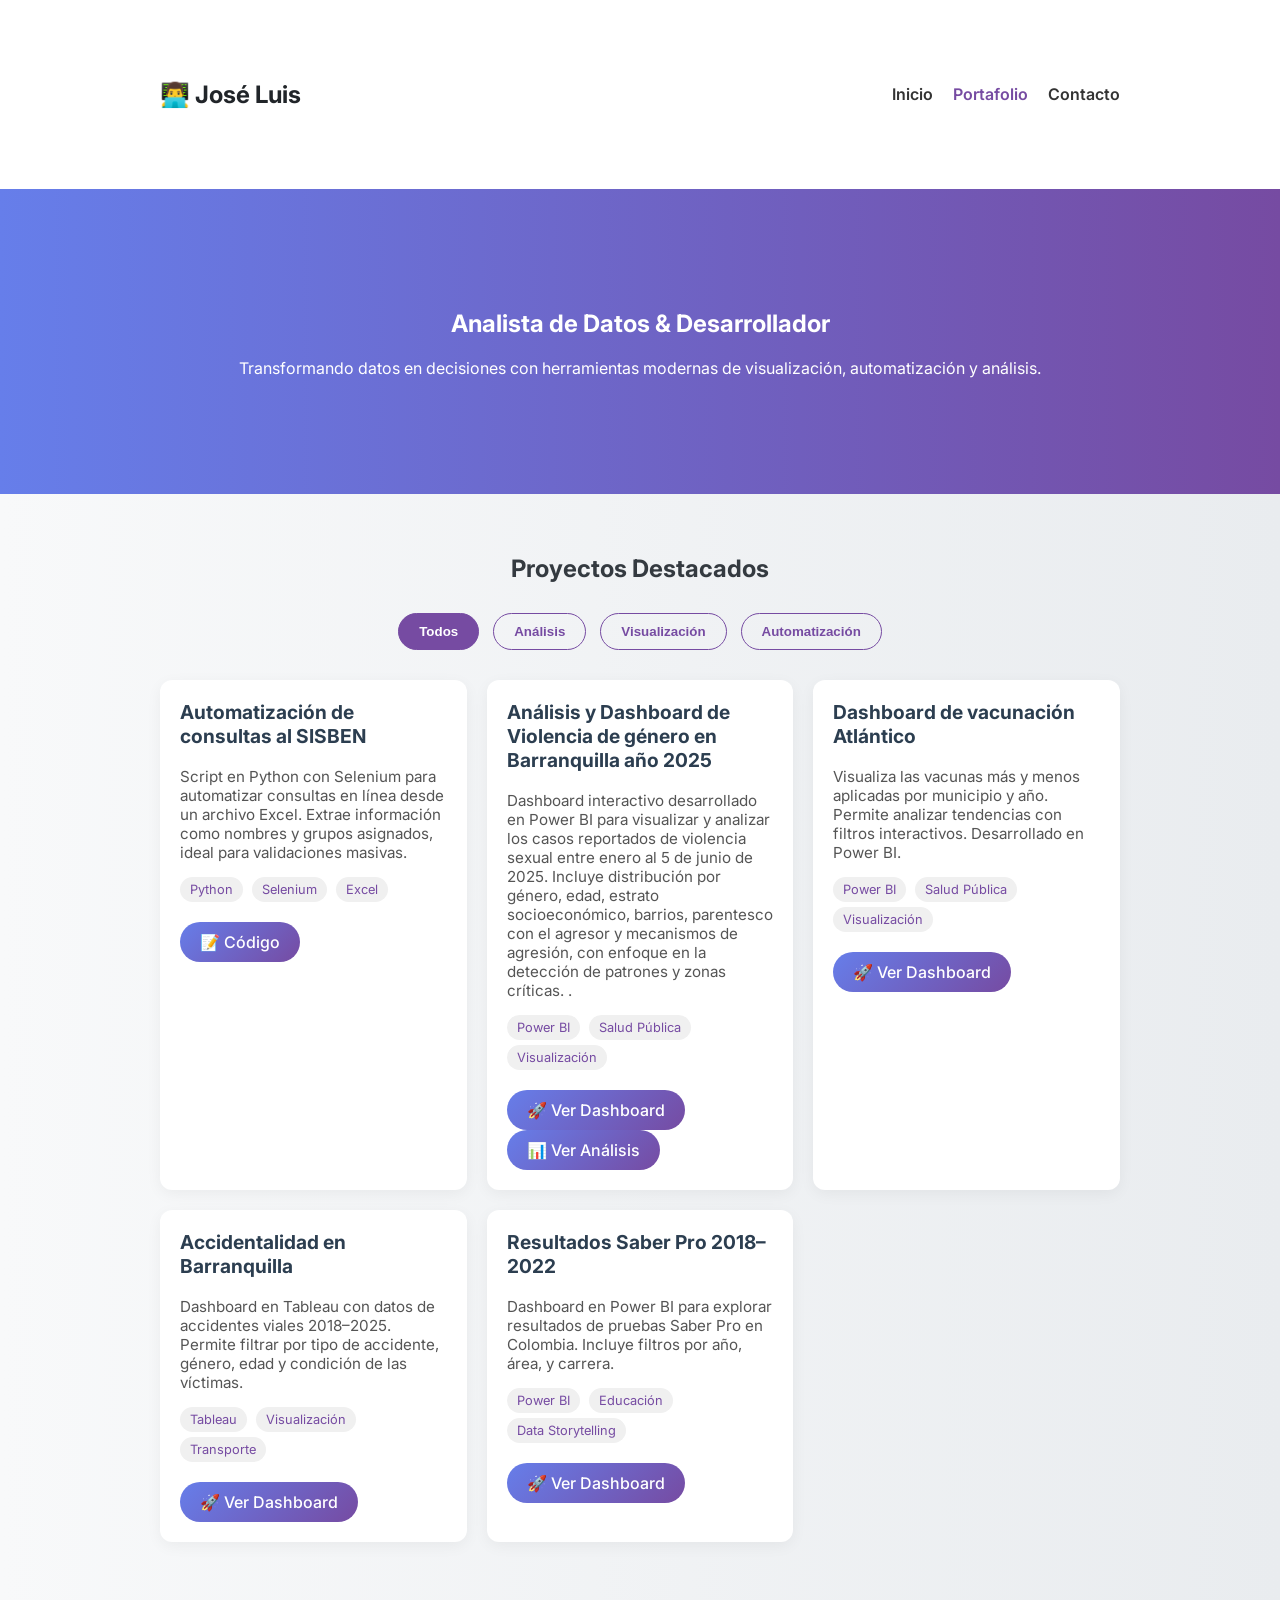
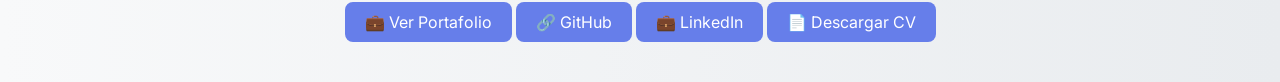
<file: index.html>
<!DOCTYPE html>
<html lang="es">
<head>
  <meta charset="UTF-8" />
  <meta name="viewport" content="width=device-width, initial-scale=1.0" />
  <title>José Luis Bejarano | Portafolio</title>
  <link href="https://fonts.googleapis.com/css2?family=Inter:wght@400;600;700&display=swap" rel="stylesheet">
  <link rel="stylesheet" href="assets/styles.css">
</head>
<body>
  <!-- Navegación -->
  <nav class="navbar">
    <div class="container">
      <h1 class="logo">👨‍💻 José Luis</h1>
      <ul class="nav-links">
        <li><a href="index.html">Inicio</a></li>
        <li><a href="portafolio.html" class="active">Portafolio</a></li>
        <li><a href="#contacto">Contacto</a></li>
      </ul>
    </div>
  </nav>

  <!-- Hero -->
  <header class="hero">
    <div class="container">
      <h2>Analista de Datos & Desarrollador</h2>
      <p>Transformando datos en decisiones con herramientas modernas de visualización, automatización y análisis.</p>
    </div>
  </header>

  <!-- Proyectos -->
  <section class="projects container">
    <h2 class="section-title">Proyectos Destacados</h2>
    <div class="filters">
      <button data-filter="all" class="active">Todos</button>
      <button data-filter="data-analysis">Análisis</button>
      <button data-filter="visualization">Visualización</button>
      <button data-filter="automation">Automatización</button>
    </div>
    
    
 

   <div class="project-grid">
  <!-- Proyecto: SISBEN Automation -->
  <div class="project-card" data-category="automation">
    <h3>Automatización de consultas al SISBEN</h3>
    <p>Script en Python con Selenium para automatizar consultas en línea desde un archivo Excel. Extrae información como nombres y grupos asignados, ideal para validaciones masivas.</p>
    <div class="tags">
      <span>Python</span>
      <span>Selenium</span>
      <span>Excel</span>
    </div>
    <div class="actions">
      <a href="https://github.com/jlbejaranov/scrapping" target="_blank">📝 Código</a>
    </div>
  </div>
  
  <!-- Proyecto: Violencia de género -->
  <div class="project-card" data-category="data-analysis">
    <h3>Análisis y Dashboard de Violencia de género en Barranquilla año 2025</h3>
    <p>Dashboard interactivo desarrollado en Power BI para visualizar y analizar los casos reportados de violencia sexual entre enero al 5 de junio de 2025. 
    Incluye distribución por género, edad, estrato socioeconómico, barrios, parentesco con el agresor y mecanismos de agresión, con enfoque en la detección de patrones y zonas críticas.

.</p>
    <div class="tags">
      <span>Power BI</span>
      <span>Salud Pública</span>
      <span>Visualización</span>
    </div>
    <div class="actions">
      <a href="https://app.powerbi.com/view?r=eyJrIjoiMDMyZjg4OTQtZWEwYy00ZDhmLWI3M2QtODZhNGJiZGNlY2ExIiwidCI6ImZjMDA1NDdhLTI0YmItNGU0Zi05ZDYxLTczZmNhNWViOWRmMyIsImMiOjR9&pageName=55cc8d5f2c81238d6d03" target="_blank">🚀 Ver Dashboard</a>
      <br>
      <a href="https://github.com/jlbejaranov/analisis-violencia-de-genero/blob/main/README.md" target="_blank">📊 Ver Análisis</a>

    </div>
  </div>

  <!-- Proyecto: Cobertura de Vacunación -->
  <div class="project-card" data-category="data-analysis">
    <h3>Dashboard de vacunación Atlántico</h3>
    <p>Visualiza las vacunas más y menos aplicadas por municipio y año. Permite analizar tendencias con filtros interactivos. Desarrollado en Power BI.</p>
    <div class="tags">
      <span>Power BI</span>
      <span>Salud Pública</span>
      <span>Visualización</span>
    </div>
    <div class="actions">
      <a href="https://app.powerbi.com/view?r=eyJrIjoiMmYyYWJmNmYtMmRmMi00Zjc4LWE3YjQtYjEwOWJlNTc4ZGEyIiwidCI6ImZjMDA1NDdhLTI0YmItNGU0Zi05ZDYxLTczZmNhNWViOWRmMyIsImMiOjR9" target="_blank">🚀 Ver Dashboard</a>
    </div>
  </div>

  <!-- Proyecto: Accidentes en Barranquilla -->
  <div class="project-card" data-category="visualization">
    <h3>Accidentalidad en Barranquilla</h3>
    <p>Dashboard en Tableau con datos de accidentes viales 2018–2025. Permite filtrar por tipo de accidente, género, edad y condición de las víctimas.</p>
    <div class="tags">
      <span>Tableau</span>
      <span>Visualización</span>
      <span>Transporte</span>
    </div>
    <div class="actions">
      <a href="https://public.tableau.com/views/ComportamientodelaaccidentalidadenBarranquillaentrelosaos2018y2025/Dashboard" target="_blank">🚀 Ver Dashboard</a>
    </div>
  </div>

  <!-- Proyecto: Pruebas Saber Pro -->
  <div class="project-card" data-category="visualization">
    <h3>Resultados Saber Pro 2018–2022</h3>
    <p>Dashboard en Power BI para explorar resultados de pruebas Saber Pro en Colombia. Incluye filtros por año, área, y carrera.</p>
    <div class="tags">
      <span>Power BI</span>
      <span>Educación</span>
      <span>Data Storytelling</span>
    </div>
    <div class="actions">
      <a href="https://app.powerbi.com/view?r=eyJrIjoiZWVkYTA4M2YtM2RkNy00MmU4LTgwNjEtZDgxMzkxNjZlY2MwIiwidCI6ImZjMDA1NDdhLTI0YmItNGU0Zi05ZDYxLTczZmNhNWViOWRmMyIsImMiOjR9" target="_blank">🚀 Ver Dashboard</a>
    </div>
  </div>
</div>
  
   <!-- Botones -->
    <section style="text-align: center; margin-top: 40px;">
      <a href="portafolio.html" class="btn">💼 Ver Portafolio</a>
      <a href="https://github.com/jlbejaranov" class="btn" target="_blank">🔗 GitHub</a>
      <a href="https://www.linkedin.com/in/jose-luis-bejarano-vasquez/" class="btn" target="_blank">💼 LinkedIn</a>
      <a href="assets/CV-JoseLuisBejarano.pdf" class="btn" target="_blank">📄 Descargar CV</a>
    </section>

  <script src="assets/scripts.js"></script>
</body>
</html>
</file>
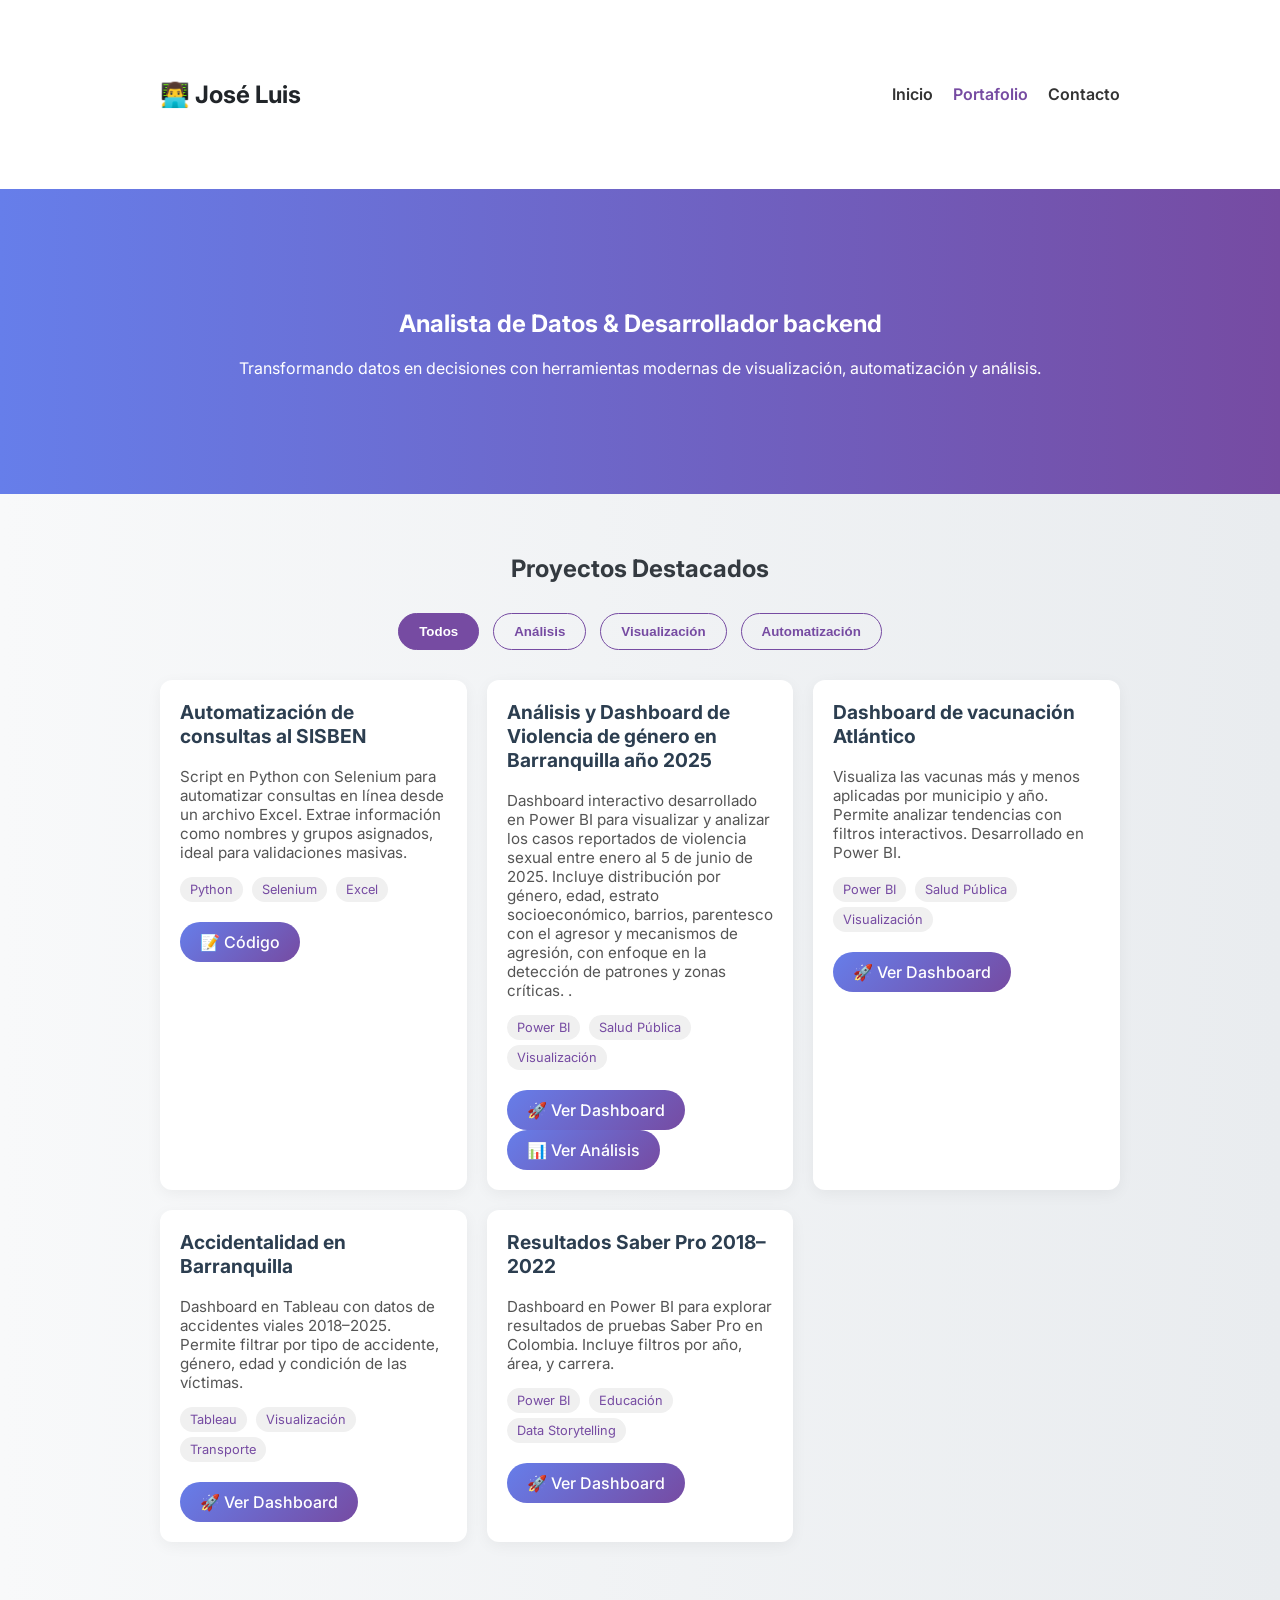
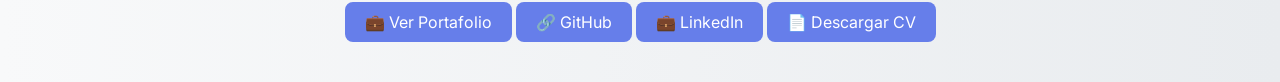
<file: portafolio.html>
<!DOCTYPE html>
<html lang="es">
<head>
  <meta charset="UTF-8" />
  <meta name="viewport" content="width=device-width, initial-scale=1.0" />
  <title>José Luis Bejarano | Portafolio</title>
  <link href="https://fonts.googleapis.com/css2?family=Inter:wght@400;600;700&display=swap" rel="stylesheet">
  <link rel="stylesheet" href="assets/styles.css">
</head>
<body>
  <!-- Navegación -->
  <nav class="navbar">
    <div class="container">
      <h1 class="logo">👨‍💻 José Luis</h1>
      <ul class="nav-links">
        <li><a href="index.html">Inicio</a></li>
        <li><a href="portafolio.html" class="active">Portafolio</a></li>
        <li><a href="#contacto">Contacto</a></li>
      </ul>
    </div>
  </nav>

  <!-- Hero -->
  <header class="hero">
    <div class="container">
      <h2>Analista de Datos & Desarrollador backend</h2>
      <p>Transformando datos en decisiones con herramientas modernas de visualización, automatización y análisis.</p>
    </div>
  </header>

  <!-- Proyectos -->
  <section class="projects container">
    <h2 class="section-title">Proyectos Destacados</h2>
    <div class="filters">
      <button data-filter="all" class="active">Todos</button>
      <button data-filter="data-analysis">Análisis</button>
      <button data-filter="visualization">Visualización</button>
      <button data-filter="automation">Automatización</button>
    </div>
    
    
 

   <div class="project-grid">
  <!-- Proyecto: SISBEN Automation -->
  <div class="project-card" data-category="automation">
    <h3>Automatización de consultas al SISBEN</h3>
    <p>Script en Python con Selenium para automatizar consultas en línea desde un archivo Excel. Extrae información como nombres y grupos asignados, ideal para validaciones masivas.</p>
    <div class="tags">
      <span>Python</span>
      <span>Selenium</span>
      <span>Excel</span>
    </div>
    <div class="actions">
      <a href="https://github.com/jlbejaranov/scrapping" target="_blank">📝 Código</a>
    </div>
  </div>
  
  <!-- Proyecto: Violencia de género -->
  <div class="project-card" data-category="data-analysis">
    <h3>Análisis y Dashboard de Violencia de género en Barranquilla año 2025</h3>
    <p>Dashboard interactivo desarrollado en Power BI para visualizar y analizar los casos reportados de violencia sexual entre enero al 5 de junio de 2025. 
    Incluye distribución por género, edad, estrato socioeconómico, barrios, parentesco con el agresor y mecanismos de agresión, con enfoque en la detección de patrones y zonas críticas.

.</p>
    <div class="tags">
      <span>Power BI</span>
      <span>Salud Pública</span>
      <span>Visualización</span>
    </div>
    <div class="actions">
      <a href="https://app.powerbi.com/view?r=eyJrIjoiMDMyZjg4OTQtZWEwYy00ZDhmLWI3M2QtODZhNGJiZGNlY2ExIiwidCI6ImZjMDA1NDdhLTI0YmItNGU0Zi05ZDYxLTczZmNhNWViOWRmMyIsImMiOjR9&pageName=55cc8d5f2c81238d6d03" target="_blank">🚀 Ver Dashboard</a>
      <br>
      <a href="https://github.com/jlbejaranov/analisis-violencia-de-genero/blob/main/README.md" target="_blank">📊 Ver Análisis</a>

    </div>
  </div>

  <!-- Proyecto: Cobertura de Vacunación -->
  <div class="project-card" data-category="data-analysis">
    <h3>Dashboard de vacunación Atlántico</h3>
    <p>Visualiza las vacunas más y menos aplicadas por municipio y año. Permite analizar tendencias con filtros interactivos. Desarrollado en Power BI.</p>
    <div class="tags">
      <span>Power BI</span>
      <span>Salud Pública</span>
      <span>Visualización</span>
    </div>
    <div class="actions">
      <a href="https://app.powerbi.com/view?r=eyJrIjoiMmYyYWJmNmYtMmRmMi00Zjc4LWE3YjQtYjEwOWJlNTc4ZGEyIiwidCI6ImZjMDA1NDdhLTI0YmItNGU0Zi05ZDYxLTczZmNhNWViOWRmMyIsImMiOjR9" target="_blank">🚀 Ver Dashboard</a>
    </div>
  </div>

  <!-- Proyecto: Accidentes en Barranquilla -->
  <div class="project-card" data-category="visualization">
    <h3>Accidentalidad en Barranquilla</h3>
    <p>Dashboard en Tableau con datos de accidentes viales 2018–2025. Permite filtrar por tipo de accidente, género, edad y condición de las víctimas.</p>
    <div class="tags">
      <span>Tableau</span>
      <span>Visualización</span>
      <span>Transporte</span>
    </div>
    <div class="actions">
      <a href="https://public.tableau.com/views/ComportamientodelaaccidentalidadenBarranquillaentrelosaos2018y2025/Dashboard" target="_blank">🚀 Ver Dashboard</a>
    </div>
  </div>

  <!-- Proyecto: Pruebas Saber Pro -->
  <div class="project-card" data-category="visualization">
    <h3>Resultados Saber Pro 2018–2022</h3>
    <p>Dashboard en Power BI para explorar resultados de pruebas Saber Pro en Colombia. Incluye filtros por año, área, y carrera.</p>
    <div class="tags">
      <span>Power BI</span>
      <span>Educación</span>
      <span>Data Storytelling</span>
    </div>
    <div class="actions">
      <a href="https://app.powerbi.com/view?r=eyJrIjoiZWVkYTA4M2YtM2RkNy00MmU4LTgwNjEtZDgxMzkxNjZlY2MwIiwidCI6ImZjMDA1NDdhLTI0YmItNGU0Zi05ZDYxLTczZmNhNWViOWRmMyIsImMiOjR9" target="_blank">🚀 Ver Dashboard</a>
    </div>
  </div>
</div>
  
   <!-- Botones -->
    <section style="text-align: center; margin-top: 40px;">
      <a href="portafolio.html" class="btn">💼 Ver Portafolio</a>
      <a href="https://github.com/jlbejaranov" class="btn" target="_blank">🔗 GitHub</a>
      <a href="https://www.linkedin.com/in/jose-luis-bejarano-vasquez/" class="btn" target="_blank">💼 LinkedIn</a>
      <a href="assets/CV-JoseLuisBejarano.pdf" class="btn" target="_blank">📄 Descargar CV</a>
    </section>

  <script src="assets/scripts.js"></script>
</body>
</html>
</file>
<file: assets/styles.css>
body {
  margin: 0;
  font-family: 'Inter', sans-serif;
  background: linear-gradient(to right, #f8f9fa, #e9ecef);
  color: #212529;
}
.container {
  max-width: 960px;
  margin: 0 auto;
  padding: 40px 20px;
}
.navbar {
  background: #fff;
  box-shadow: 0 2px 10px rgba(0,0,0,0.1);
  padding: 20px 0;
}
.navbar .container {
  display: flex;
  justify-content: space-between;
  align-items: center;
}
.nav-links {
  list-style: none;
  display: flex;
  gap: 20px;
}
.nav-links li a {
  text-decoration: none;
  color: #333;
  font-weight: 600;
}
.nav-links li a.active {
  color: #764ba2;
}
.hero {
  padding: 60px 0;
  text-align: center;
  background: linear-gradient(to right, #667eea, #764ba2);
  color: white;
}
.section-title {
  text-align: center;
  margin-bottom: 30px;
  color: #343a40;
}
.filters {
  text-align: center;
  margin-bottom: 30px;
}
.filters button {
  background: none;
  border: 1px solid #764ba2;
  padding: 10px 20px;
  margin: 0 5px;
  border-radius: 25px;
  cursor: pointer;
  color: #764ba2;
  font-weight: 600;
}
.filters button.active {
  background: #764ba2;
  color: white;
}
.project-grid {
  display: grid;
  grid-template-columns: repeat(auto-fit, minmax(300px, 1fr));
  gap: 20px;
}
.card {
  background: white;
  border-radius: 12px;
  box-shadow: 0 4px 20px rgba(0,0,0,0.08);
  padding: 20px;
}
.card h3 {
  margin-top: 0;
}
.card a {
  text-decoration: none;
  color: #667eea;
  font-weight: 600;
}
.footer {
  background: #343a40;
  color: white;
  padding: 20px;
  text-align: center;
}
.centered {
  text-align: center;
  margin-top: 100px;
}
.btn {
  display: inline-block;
  margin-top: 20px;
  padding: 10px 20px;
  background-color: #667eea;
  color: white;
  text-decoration: none;
  border-radius: 8px;
}

.skills .skill {
  margin-bottom: 20px;
}
.skills .skill span {
  display: block;
  font-weight: 600;
  margin-bottom: 5px;
  color: #343a40;
}
.skills .bar {
  height: 8px;
  background: #e0e0e0;
  border-radius: 5px;
  overflow: hidden;
}
.skills .bar div {
  height: 100%;
  background: linear-gradient(90deg, #667eea, #764ba2);
  border-radius: 5px;
  transition: width 1s ease;
}
.skills-grid {
  display: grid;
  grid-template-columns: repeat(auto-fit, minmax(280px, 1fr));
  gap: 20px;
  margin-top: 20px;
}
.skill-card {
  background: white;
  border-radius: 12px;
  box-shadow: 0 4px 15px rgba(0, 0, 0, 0.05);
  padding: 20px;
  transition: transform 0.2s ease;
}
.skill-card:hover {
  transform: translateY(-5px);
}
.skill-card h3 {
  margin-bottom: 10px;
  font-size: 1.2em;
  color: #2c3e50;
}
.skill-card ul {
  list-style: none;
  padding: 0;
}
.skill-card li {
  margin-bottom: 12px;
}
.skill-card li span {
  display: block;
  font-weight: 500;
  margin-bottom: 5px;
}
.bar {
  height: 8px;
  background: #e1e1e1;
  border-radius: 5px;
  overflow: hidden;
}
.bar div {
  height: 100%;
  background: linear-gradient(90deg, #667eea, #764ba2);
  border-radius: 5px;
}
.card-grid {
  display: grid;
  grid-template-columns: repeat(auto-fit, minmax(300px, 1fr));
  gap: 20px;
  margin-top: 20px;
}

.exp-card {
  background: white;
  border-left: 5px solid #764ba2;
  border-radius: 12px;
  box-shadow: 0 4px 15px rgba(0, 0, 0, 0.05);
  padding: 20px;
  transition: transform 0.2s ease;
}

.exp-card:hover {
  transform: translateY(-5px);
}

.exp-card h3 {
  margin: 0 0 5px;
  font-size: 1.1em;
  color: #333;
}

.exp-card .date {
  font-size: 0.9em;
  color: #888;
  margin-bottom: 10px;
  display: block;
}

.exp-card p {
  font-size: 0.95em;
  color: #555;
  margin: 0;
}

.exp-card ul {
  padding-left: 18px;
  margin: 0;
  color: #555;
  font-size: 0.95em;
}
.project-card {
  background: white;
  border-radius: 12px;
  padding: 20px;
  box-shadow: 0 4px 15px rgba(0, 0, 0, 0.05);
  transition: transform 0.2s ease;
}
.project-card:hover {
  transform: translateY(-5px);
}
.project-card h3 {
  margin-top: 0;
  font-size: 1.2em;
  color: #2c3e50;
}
.project-card p {
  font-size: 0.95em;
  color: #555;
}
.project-card .tags {
  margin-top: 10px;
}
.project-card .tags span {
  display: inline-block;
  background: #f0f0f0;
  color: #764ba2;
  padding: 5px 10px;
  border-radius: 20px;
  font-size: 0.8em;
  margin-right: 5px;
  margin-bottom: 5px;
}
.project-card .actions {
  margin-top: 15px;
}
.project-card .actions a {
  display: inline-block;
  background: linear-gradient(135deg, #667eea, #764ba2);
  color: white;
  text-decoration: none;
  padding: 10px 20px;
  border-radius: 25px;
  font-weight: 500;
  transition: background 0.3s ease;
}
.project-card .actions a:hover {
  background: linear-gradient(135deg, #5a6fd8, #6a4190);
}
</file>
